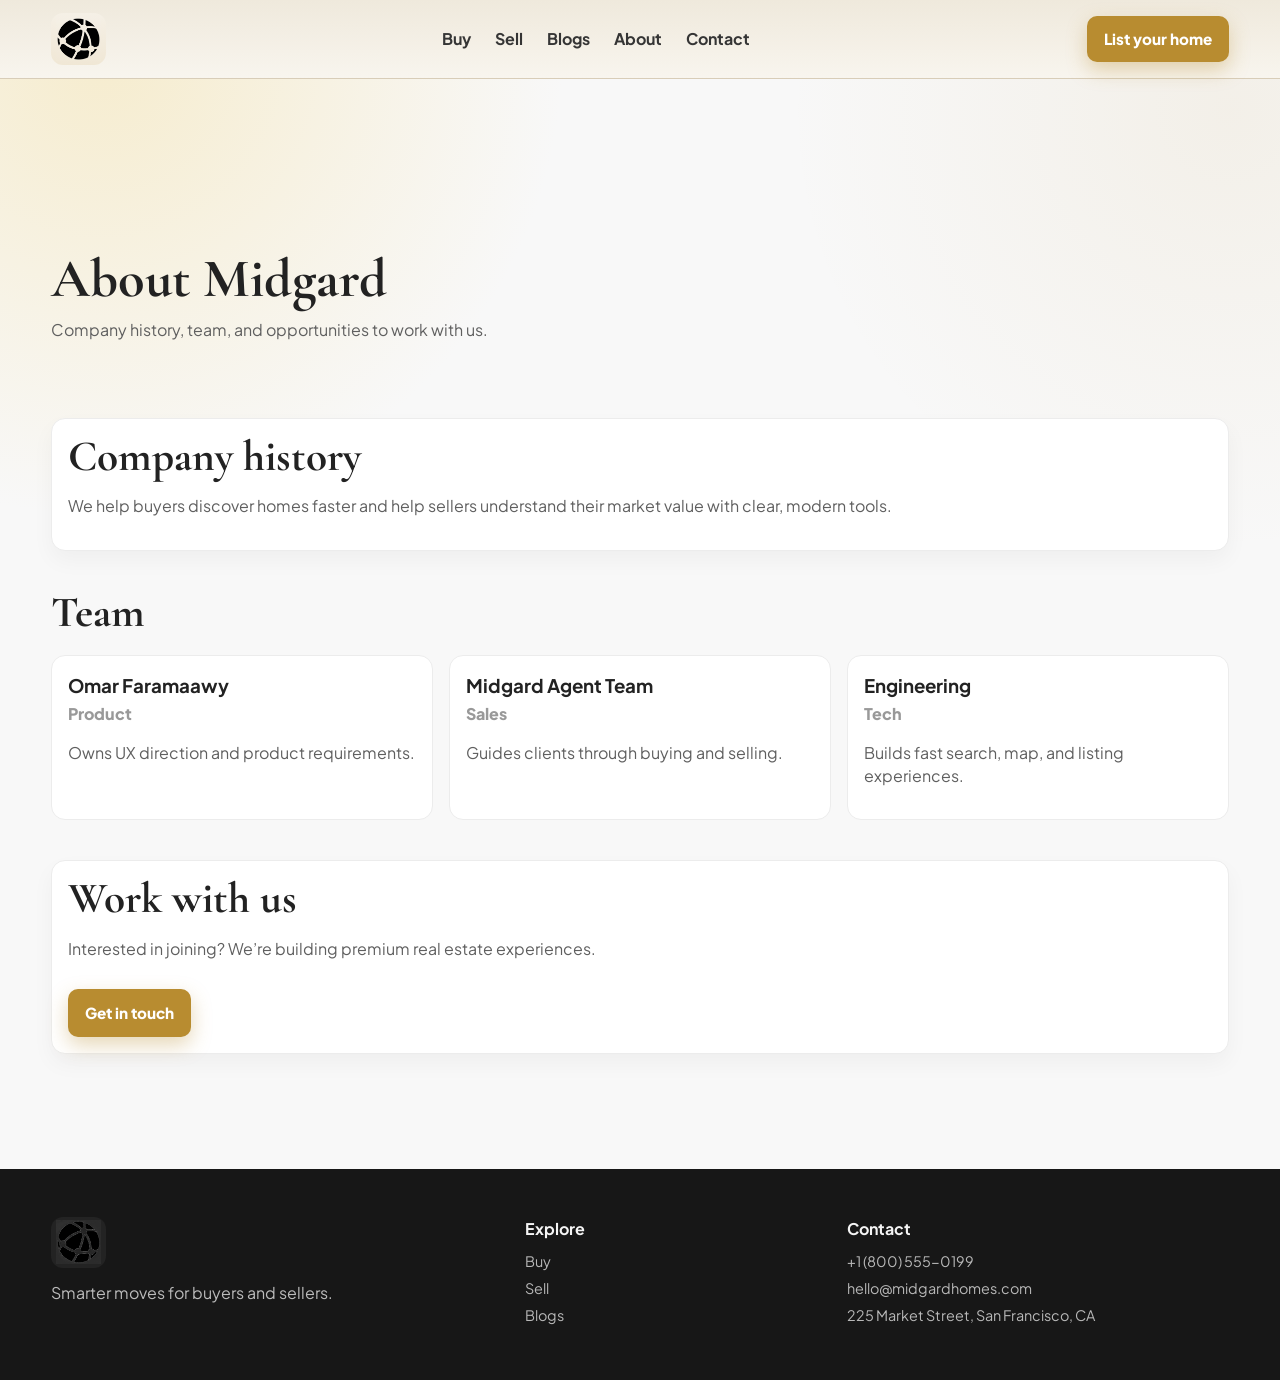
<file: about.html>
﻿<!DOCTYPE html>
<html lang="en">
<head>
  <meta charset="UTF-8" />
  <meta name="viewport" content="width=device-width, initial-scale=1.0" />
  <title>About • Midgard</title>
  <link rel="preconnect" href="https://fonts.googleapis.com" />
  <link rel="preconnect" href="https://fonts.gstatic.com" crossorigin />
  <link href="https://fonts.googleapis.com/css2?family=Plus+Jakarta+Sans:wght@400;500;600;700;800&family=Cormorant+Garamond:wght@600;700&display=swap" rel="stylesheet" />
  <link rel="stylesheet" href="style.css" />
</head>

<body data-page="about">
  <header class="site-header">
    <div class="container nav-wrap">
      <a href="index.html" class="logo" aria-label="Midgard Home">
        <img class="logo-img" src="New folder/logo-icon-transparent.png" alt="Midgard logo" />
        <span class="logo-text">Midgard</span>
      </a>

      <button class="menu-toggle" type="button" aria-expanded="false" aria-controls="primary-nav" aria-label="Open menu">
        <span></span><span></span><span></span>
      </button>

      <nav id="primary-nav" class="nav-links" aria-label="Primary">
        <a href="search.html">Buy</a>
        <a href="sell.html">Sell</a>
        <a href="blogs.html">Blogs</a>
        <a href="about.html">About</a>
        <a href="#contact">Contact</a>
      </nav>

      <a class="btn btn-primary nav-cta" href="sell.html">List your home</a>
    </div>
  </header>

  <main class="section">
    <div class="container">
      <div class="page-hero">
        <h1 class="page-title">About Midgard</h1>
        <p class="page-subtitle">Company history, team, and opportunities to work with us.</p>
      </div>

      <section class="surface" style="padding:1rem; border-radius: var(--radius);">
        <h2 style="margin-bottom:0.75rem;">Company history</h2>
        <p style="color:#5f5f5f; max-width: 80ch;">
          We help buyers discover homes faster and help sellers understand their market value with clear, modern tools.
        </p>
      </section>

      <section class="section" style="padding-block:2.5rem;">
        <div class="section-head">
          <h2>Team</h2>
        </div>

        <div class="team-grid">
          <article class="team-card">
            <h3 style="margin:0;">Omar Faramaawy</h3>
            <div class="role">Product</div>
            <p style="color:#5f5f5f;">Owns UX direction and product requirements.</p>
          </article>
          <article class="team-card">
            <h3 style="margin:0;">Midgard Agent Team</h3>
            <div class="role">Sales</div>
            <p style="color:#5f5f5f;">Guides clients through buying and selling.</p>
          </article>
          <article class="team-card">
            <h3 style="margin:0;">Engineering</h3>
            <div class="role">Tech</div>
            <p style="color:#5f5f5f;">Builds fast search, map, and listing experiences.</p>
          </article>
        </div>
      </section>

      <section class="surface" style="padding:1rem; border-radius: var(--radius);">
        <h2 style="margin-bottom:0.75rem;">Work with us</h2>
        <p style="color:#5f5f5f; max-width: 80ch;">
          Interested in joining? We’re building premium real estate experiences.
        </p>
        <a class="btn btn-primary" href="#contact" style="padding:0.75rem 1rem; margin-top:0.8rem;">Get in touch</a>
      </section>
    </div>
  </main>

  <footer id="contact" class="site-footer">
    <div class="container footer-grid">
      <div>
        <a href="index.html" class="logo footer-logo">
          <img class="logo-img" src="New folder/logo-icon-transparent.png" alt="Midgard logo" />
          <span class="logo-text">Midgard</span>
        </a>
        <p class="footer-copy">Smarter moves for buyers and sellers.</p>
      </div>
      <div class="footer-links">
        <h4>Explore</h4>
        <a href="search.html">Buy</a>
        <a href="sell.html">Sell</a>
        <a href="blogs.html">Blogs</a>
      </div>
      <div class="footer-links">
        <h4>Contact</h4>
        <p>+1 (800) 555-0199</p>
        <p>hello@midgardhomes.com</p>
        <p>225 Market Street, San Francisco, CA</p>
      </div>
    </div>
  </footer>

  <script src="app.js"></script>
</body>
</html>
</file>
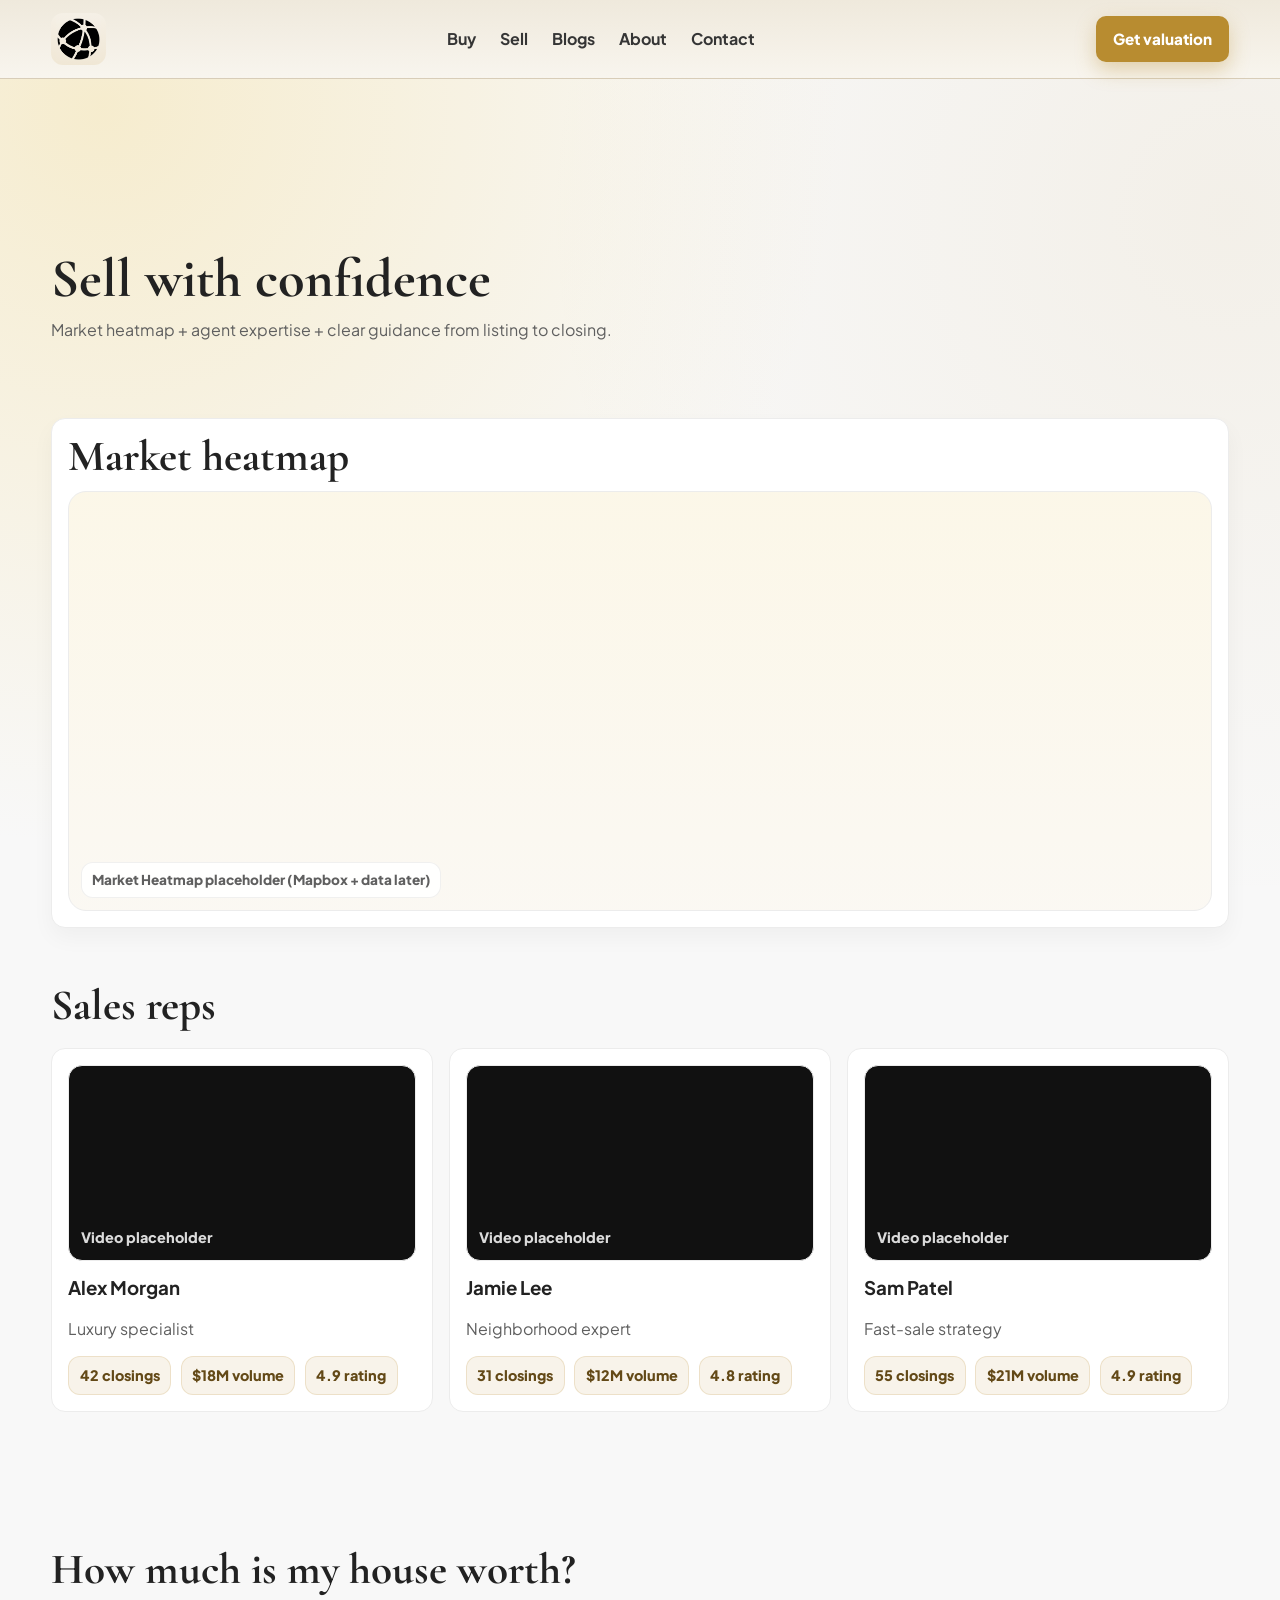
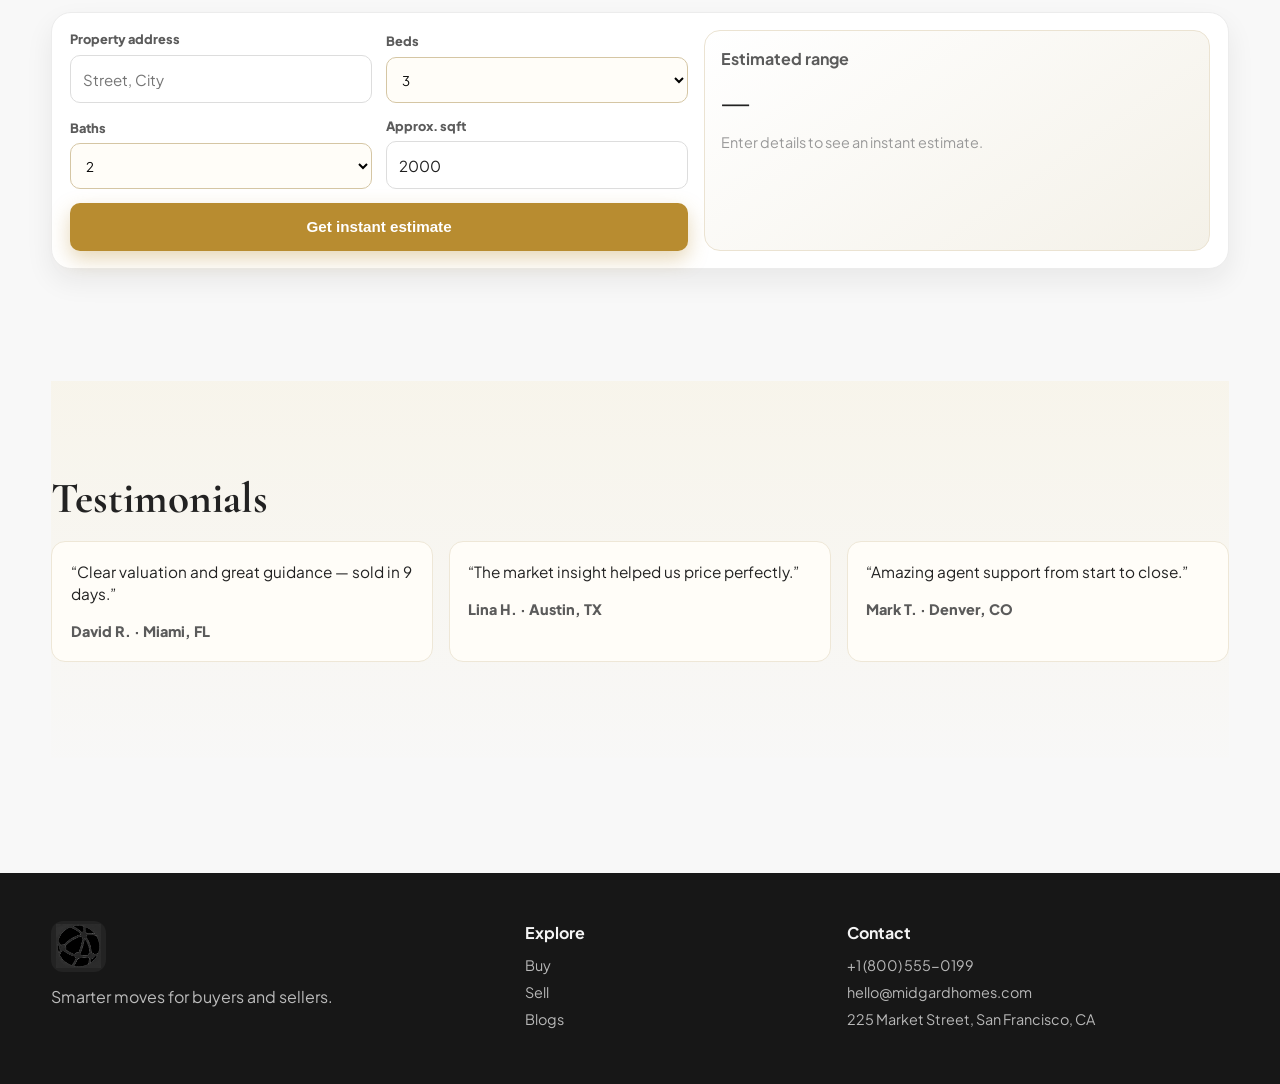
<file: sell.html>
﻿<!DOCTYPE html>
<html lang="en">
<head>
  <meta charset="UTF-8" />
  <meta name="viewport" content="width=device-width, initial-scale=1.0" />
  <title>Sell • Midgard</title>
  <link rel="preconnect" href="https://fonts.googleapis.com" />
  <link rel="preconnect" href="https://fonts.gstatic.com" crossorigin />
  <link href="https://fonts.googleapis.com/css2?family=Plus+Jakarta+Sans:wght@400;500;600;700;800&family=Cormorant+Garamond:wght@600;700&display=swap" rel="stylesheet" />
  <link href="https://api.mapbox.com/mapbox-gl-js/v3.9.0/mapbox-gl.css" rel="stylesheet" />
  <link rel="stylesheet" href="style.css" />
</head>

<body data-page="sell" data-mapbox-token="YOUR_TOKEN">
  <header class="site-header">
    <div class="container nav-wrap">
      <a href="index.html" class="logo" aria-label="Midgard Home">
        <img class="logo-img" src="New folder/logo-icon-transparent.png" alt="Midgard logo" />
        <span class="logo-text">Midgard</span>
      </a>

      <button class="menu-toggle" type="button" aria-expanded="false" aria-controls="primary-nav" aria-label="Open menu">
        <span></span><span></span><span></span>
      </button>

      <nav id="primary-nav" class="nav-links" aria-label="Primary">
        <a href="search.html">Buy</a>
        <a href="sell.html">Sell</a>
        <a href="blogs.html">Blogs</a>
        <a href="about.html">About</a>
        <a href="#contact">Contact</a>
      </nav>

      <a class="btn btn-primary nav-cta" href="#valuation">Get valuation</a>
    </div>
  </header>

  <main class="section">
    <div class="container">
      <div class="page-hero">
        <h1 class="page-title">Sell with confidence</h1>
        <p class="page-subtitle">Market heatmap + agent expertise + clear guidance from listing to closing.</p>
      </div>

      <section class="surface" style="padding:1rem; border-radius: var(--radius); margin-bottom:1rem;">
        <div class="section-head" style="margin-bottom:0.8rem;">
          <h2>Market heatmap</h2>
        </div>
        <div id="sell-heatmap" class="heatmap-shell" aria-label="Market heatmap placeholder"></div>
      </section>

      <section class="section" style="padding-block:2.5rem;">
        <div class="section-head">
          <h2>Sales reps</h2>
        </div>

        <div class="reps-grid">
          <article class="rep-card">
            <div class="video-box" aria-hidden="true"></div>
            <h3 style="margin:0;">Alex Morgan</h3>
            <p style="color:#5f5f5f;">Luxury specialist</p>
            <div class="stats">
              <span class="stat">42 closings</span>
              <span class="stat">$18M volume</span>
              <span class="stat">4.9 rating</span>
            </div>
          </article>

          <article class="rep-card">
            <div class="video-box" aria-hidden="true"></div>
            <h3 style="margin:0;">Jamie Lee</h3>
            <p style="color:#5f5f5f;">Neighborhood expert</p>
            <div class="stats">
              <span class="stat">31 closings</span>
              <span class="stat">$12M volume</span>
              <span class="stat">4.8 rating</span>
            </div>
          </article>

          <article class="rep-card">
            <div class="video-box" aria-hidden="true"></div>
            <h3 style="margin:0;">Sam Patel</h3>
            <p style="color:#5f5f5f;">Fast-sale strategy</p>
            <div class="stats">
              <span class="stat">55 closings</span>
              <span class="stat">$21M volume</span>
              <span class="stat">4.9 rating</span>
            </div>
          </article>
        </div>
      </section>

      <section id="valuation" class="section" aria-labelledby="valuation-title">
        <div class="section-head">
          <h2 id="valuation-title">How much is my house worth?</h2>
        </div>

        <div class="valuation-card">
          <form id="valuation-form" class="valuation-form">
            <div class="field">
              <label for="val-address">Property address</label>
              <input id="val-address" type="text" placeholder="Street, City" required />
            </div>

            <div class="field">
              <label for="val-beds">Beds</label>
              <select id="val-beds">
                <option>1</option><option>2</option><option selected>3</option><option>4</option><option>5+</option>
              </select>
            </div>

            <div class="field">
              <label for="val-baths">Baths</label>
              <select id="val-baths">
                <option>1</option><option selected>2</option><option>3</option><option>4+</option>
              </select>
            </div>

            <div class="field">
              <label for="val-sqft">Approx. sqft</label>
              <input id="val-sqft" type="number" min="200" step="10" value="2000" />
            </div>

            <button class="btn btn-primary" type="submit">Get instant estimate</button>
          </form>

          <div class="valuation-result" aria-live="polite">
            <p class="vr-title">Estimated range</p>
            <p class="vr-value" id="val-output">—</p>
            <p class="vr-status" id="val-status">Enter details to see an instant estimate.</p>
          </div>
        </div>
      </section>

      <section class="section testimonials" style="margin-top:1rem;">
        <div class="container" style="width:100%; margin:0;">
          <div class="section-head">
            <h2>Testimonials</h2>
          </div>
          <div class="testimonial-grid">
            <article class="testimonial-card">
              <p class="quote">“Clear valuation and great guidance — sold in 9 days.”</p>
              <p class="client">David R. · Miami, FL</p>
            </article>
            <article class="testimonial-card">
              <p class="quote">“The market insight helped us price perfectly.”</p>
              <p class="client">Lina H. · Austin, TX</p>
            </article>
            <article class="testimonial-card">
              <p class="quote">“Amazing agent support from start to close.”</p>
              <p class="client">Mark T. · Denver, CO</p>
            </article>
          </div>
        </div>
      </section>
    </div>
  </main>

  <footer id="contact" class="site-footer">
    <div class="container footer-grid">
      <div>
        <a href="index.html" class="logo footer-logo">
          <img class="logo-img" src="New folder/logo-icon-transparent.png" alt="Midgard logo" />
          <span class="logo-text">Midgard</span>
        </a>
        <p class="footer-copy">Smarter moves for buyers and sellers.</p>
      </div>
      <div class="footer-links">
        <h4>Explore</h4>
        <a href="search.html">Buy</a>
        <a href="sell.html">Sell</a>
        <a href="blogs.html">Blogs</a>
      </div>
      <div class="footer-links">
        <h4>Contact</h4>
        <p>+1 (800) 555-0199</p>
        <p>hello@midgardhomes.com</p>
        <p>225 Market Street, San Francisco, CA</p>
      </div>
    </div>
  </footer>

  <script src="https://api.mapbox.com/mapbox-gl-js/v3.9.0/mapbox-gl.js"></script>
  <script src="app.js"></script>
</body>
</html>
</file>
<file: style.css>
:root {
  --bg: #f8f8f8;
  --text: #222222;
  --muted: #999999;
  --accent: #b88c30;
  --soft: #f5e6b8;
  --nav-bg-start: #efe9dc;
  --nav-bg-end: #f8f5ee;
  --nav-line: #d8cdb8;

  --card: #ffffff;
  --line: #e8e8e8;
  --shadow: 0 12px 28px rgba(34, 34, 34, 0.07);
  --radius: 14px;
}

* { box-sizing: border-box; }

html { scroll-behavior: smooth; }

body {
  margin: 0;
  font-family: "Plus Jakarta Sans", sans-serif;
  color: var(--text);
  background:
    radial-gradient(circle at 8% 4%, rgba(245, 230, 184, 0.65), transparent 26%),
    radial-gradient(circle at 96% 8%, rgba(184, 140, 48, 0.08), transparent 25%),
    var(--bg);
  line-height: 1.45;
}

img { display: block; max-width: 100%; }

a { color: inherit; text-decoration: none; }

.container {
  width: min(92%, 1240px);
  margin-inline: auto;
}

.section {
  padding-block: clamp(4.5rem, 8vw, 6rem);
}

h2 {
  margin: 0;
  font-family: "Cormorant Garamond", serif;
  font-size: clamp(2rem, 4.5vw, 2.7rem);
  line-height: 1;
}

/* pills */
.pill {
  display: inline-flex;
  align-items: center;
  padding: 0.35rem 0.8rem;
  border-radius: 999px;
  background: rgba(245, 230, 184, 0.85);
  color: #654b18;
  font-size: 0.8rem;
  font-weight: 800;
  text-transform: uppercase;
  letter-spacing: 0.08em;
}

/* buttons */
.btn {
  display: inline-flex;
  align-items: center;
  justify-content: center;
  border-radius: 10px;
  border: 1px solid transparent;
  font-weight: 800;
  font-size: 0.95rem;
  cursor: pointer;
  transition: transform 0.2s ease, box-shadow 0.2s ease;
}

.btn:hover { transform: translateY(-1px); }

.btn-primary {
  background: var(--accent);
  color: #ffffff;
  box-shadow: 0 8px 20px rgba(184, 140, 48, 0.35);
}

.btn-primary:hover {
  box-shadow: 0 12px 22px rgba(184, 140, 48, 0.45);
}

.btn-outline {
  border-color: var(--text);
  color: var(--text);
  background: transparent;
}

/* links */
.link-arrow {
  color: var(--accent);
  font-weight: 800;
  font-size: 0.9rem;
}

.link-arrow::after { content: " \2192"; }

/* header */
.site-header {
  position: sticky;
  top: 0;
  z-index: 20;
  background: linear-gradient(180deg, var(--nav-bg-start), var(--nav-bg-end));
  border-bottom: 1px solid var(--nav-line);
}

.nav-wrap {
  min-height: 78px;
  display: flex;
  align-items: center;
  justify-content: space-between;
  gap: 1rem;
}

.logo {
  display: inline-flex;
  align-items: center;
  gap: 0;
  font-weight: 900;
  padding: 0.22rem 0.32rem;
  border-radius: 12px;
  border: 0;
}

.logo .logo-text {
  display: none;
}

.logo-img {
  width: auto;
  height: 44px;
  border-radius: 0;
  object-fit: contain;
  display: block;
  border: 0;
}

.site-header .logo {
  background: linear-gradient(180deg, #f5f0e6, #f0e7d5);
  border-color: transparent;
}

.site-header .logo-img {
  mix-blend-mode: normal;
}

.site-footer .logo {
  background: rgba(255, 255, 255, 0.05);
  border-color: rgba(255, 255, 255, 0.2);
}

.site-footer .logo-img {
  mix-blend-mode: normal;
}

.logo-mark {
  width: 36px;
  height: 36px;
  display: inline-grid;
  place-items: center;
  border-radius: 50%;
  background: linear-gradient(155deg, #d4b063, #9d731f);
  color: #ffffff;
  font-family: "Cormorant Garamond", serif;
  font-size: 1.4rem;
}

.nav-links {
  display: inline-flex;
  align-items: center;
  gap: 1.5rem;
}

.nav-links a {
  color: #353535;
  font-weight: 700;
  position: relative;
}

.nav-links a::after {
  content: "";
  position: absolute;
  left: 0;
  bottom: -6px;
  width: 100%;
  height: 2px;
  background: var(--accent);
  transform: scaleX(0);
  transform-origin: center;
  transition: transform 0.2s ease;
}

.nav-links a:hover::after { transform: scaleX(1); }

.nav-cta { padding: 0.7rem 1rem; }

.menu-toggle {
  display: none;
  width: 42px;
  height: 42px;
  border-radius: 10px;
  border: 1px solid var(--line);
  background: #ffffff;
  cursor: pointer;
  padding: 0.45rem;
  flex-direction: column;
  justify-content: center;
  gap: 5px;
}

.menu-toggle span {
  display: block;
  width: 100%;
  height: 2px;
  background: #222;
}

/* hero */
.hero {
  position: relative;
  min-height: 78vh;
  display: flex;
  align-items: center;
  padding-block: clamp(6rem, 10vw, 8rem);
  background: url("https://images.unsplash.com/photo-1605276374104-dee2a0ed3cd6?auto=format&fit=crop&w=1800&q=80")
    center/cover no-repeat;
}

.hero-overlay {
  position: absolute;
  inset: 0;
  background:
    linear-gradient(120deg, rgba(18, 18, 18, 0.58), rgba(18, 18, 18, 0.28)),
    radial-gradient(circle at 84% 17%, rgba(245, 230, 184, 0.24), transparent 35%);
}

.hero-content {
  position: relative;
  z-index: 2;
  color: #ffffff;
}

.hero h1 {
  margin: 1rem 0 0.75rem;
  font-family: "Cormorant Garamond", serif;
  font-size: clamp(2.2rem, 5vw, 4.2rem);
  max-width: 16ch;
  line-height: 0.95;
}

.hero-sub {
  margin: 0 0 1.7rem;
  color: rgba(255, 255, 255, 0.88);
  font-size: clamp(0.98rem, 2.2vw, 1.1rem);
}

/* search */
.search-card {
  background: #ffffff;
  color: var(--text);
  border-radius: 16px;
  padding: 1rem;
  box-shadow: var(--shadow);
  max-width: 900px;
}

.search-top {
  display: flex;
  align-items: center;
  gap: 0.8rem;
  margin-bottom: 0.9rem;
}

.mode-pill {
  display: inline-flex;
  align-items: center;
  justify-content: center;
  padding: 0.35rem 0.75rem;
  font-size: 0.76rem;
  font-weight: 900;
  letter-spacing: 0.09em;
  text-transform: uppercase;
  border-radius: 999px;
  color: #634611;
  background: var(--soft);
}

.mode-note {
  color: #5b5b5b;
  font-weight: 700;
  font-size: 0.85rem;
}

.search-row {
  display: grid;
  grid-template-columns: 1fr auto;
  gap: 0.8rem;
  align-items: end;
}

.field label {
  display: block;
  margin-bottom: 0.38rem;
  color: #5b5b5b;
  font-size: 0.8rem;
  font-weight: 800;
}

.field input {
  width: 100%;
  min-height: 48px;
  border-radius: 10px;
  border: 1px solid #dddddd;
  padding: 0.75rem;
  background: #ffffff;
  color: #1f1f1f;
  font-family: inherit;
  font-size: 0.94rem;
}

.field input:focus {
  outline: 2px solid rgba(184, 140, 48, 0.35);
  border-color: var(--accent);
}

.search-btn {
  min-height: 48px;
  padding: 0.75rem 1.35rem;
}

.helper {
  margin: 0.75rem 0 0;
  color: #6a6a6a;
  font-size: 0.88rem;
}

.search-feedback {
  margin: 0.65rem 0 0.1rem;
  font-size: 0.88rem;
  color: #6f561f;
}

.suggestions {
  position: absolute;
  top: calc(100% + 0.28rem);
  left: 0;
  right: 0;
  margin: 0;
  padding: 0.32rem;
  border-radius: 10px;
  background: #ffffff;
  border: 1px solid #dedede;
  box-shadow: 0 10px 24px rgba(0, 0, 0, 0.1);
  list-style: none;
  display: none;
  z-index: 8;
}

.suggestions.show { display: block; }

.suggestions button {
  width: 100%;
  text-align: left;
  border: 0;
  padding: 0.55rem 0.6rem;
  border-radius: 8px;
  background: transparent;
  font-family: inherit;
  cursor: pointer;
}

.suggestions button:hover { background: #f6f6f6; }

/* section head */
.section-head {
  display: flex;
  justify-content: space-between;
  align-items: center;
  gap: 0.75rem;
  margin-bottom: 1.3rem;
}

/* just listed grid */
.listings-grid {
  display: grid;
  grid-template-columns: repeat(3, minmax(0, 1fr));
  gap: 1rem;
}

.listing-card {
  background: var(--card);
  border-radius: var(--radius);
  border: 1px solid #ececec;
  overflow: hidden;
  box-shadow: 0 8px 20px rgba(17, 17, 17, 0.05);
  transition: border-color 0.2s ease, box-shadow 0.2s ease, transform 0.2s ease;
}

.listing-card:hover {
  border-color: rgba(184, 140, 48, 0.55);
  box-shadow: 0 15px 26px rgba(17, 17, 17, 0.11);
  transform: translateY(-3px);
}

.listing-media { position: relative; aspect-ratio: 16/10; }

.listing-media img { width: 100%; height: 100%; object-fit: cover; }

.badge-new {
  position: absolute;
  top: 10px;
  left: 10px;
  font-size: 0.72rem;
  font-weight: 900;
  letter-spacing: 0.06em;
  text-transform: uppercase;
  color: #5b4618;
  background: var(--soft);
  padding: 0.32rem 0.58rem;
  border-radius: 999px;
}

.listing-body { padding: 0.9rem 1rem 1.1rem; }

.listing-body h3 { margin: 0; font-size: 1.18rem; }

.address { margin: 0.25rem 0 0.35rem; font-size: 0.93rem; }

.specs { margin: 0; color: var(--muted); font-size: 0.87rem; }

/* testimonials */
.testimonials {
  background: linear-gradient(180deg, rgba(245, 230, 184, 0.2), rgba(245, 230, 184, 0.02));
}

.testimonial-grid {
  display: grid;
  grid-template-columns: repeat(3, minmax(0, 1fr));
  gap: 1rem;
}

.testimonial-card {
  background: #fffdf8;
  border: 1px solid #eee7d7;
  border-radius: var(--radius);
  padding: 1.15rem;
}

.quote { margin: 0 0 1rem; font-size: 0.96rem; }

.client { margin: 0; color: #5b5b5b; font-size: 0.9rem; font-weight: 800; }

/* sell cta */
.sell-cta {
  display: grid;
  grid-template-columns: 1.15fr 0.85fr;
  gap: 1.4rem;
  padding: 1.1rem;
  border-radius: 20px;
  background:
    linear-gradient(145deg, #ffffff, #f4f1e8),
    radial-gradient(circle at 80% 5%, rgba(184, 140, 48, 0.12), transparent 38%);
  border: 1px solid #ebe3d2;
  box-shadow: var(--shadow);
}

.sell-content { padding: clamp(1rem, 2vw, 1.5rem); }

.sell-content h2 { margin-top: 0.8rem; }

.sell-content p { max-width: 55ch; }

.sell-actions { display: flex; gap: 0.8rem; margin-top: 1.2rem; }

.sell-actions .btn { padding: 0.75rem 1.1rem; }

.sell-visual {
  border-radius: 14px;
  overflow: hidden;
  min-height: 280px;
  position: relative;
}

.sell-visual::after {
  content: "";
  position: absolute;
  inset: 0;
  background: linear-gradient(180deg, rgba(34, 34, 34, 0), rgba(34, 34, 34, 0.25));
}

.sell-visual img { width: 100%; height: 100%; object-fit: cover; }

/* blogs */
.blog-grid {
  display: grid;
  grid-template-columns: repeat(3, minmax(0, 1fr));
  gap: 1rem;
}

.blog-card {
  background: #ffffff;
  border: 1px solid #ebebeb;
  border-radius: var(--radius);
  padding: 1.1rem;
  box-shadow: 0 10px 22px rgba(0, 0, 0, 0.04);
}

.blog-card h3 { margin: 0.75rem 0 0.55rem; font-size: 1.08rem; }

.blog-card p { margin: 0 0 0.9rem; color: #656565; }

.tag {
  display: inline-block;
  padding: 0.28rem 0.56rem;
  border-radius: 999px;
  font-size: 0.74rem;
  font-weight: 900;
  letter-spacing: 0.08em;
  text-transform: uppercase;
}

.tag-buy { background: rgba(184, 140, 48, 0.16); color: #634917; }

.tag-sell { background: var(--soft); color: #654b18; }

/* footer */
.site-footer {
  margin-top: 1.2rem;
  padding-block: 3rem;
  background: #171717;
  color: #f4f4f4;
}

.footer-grid {
  display: grid;
  grid-template-columns: 1.2fr 0.8fr 1fr;
  gap: 1rem;
}

.footer-logo .logo-text { display: none; }

.footer-copy { color: #bbbbbb; margin-top: 0.7rem; }

.footer-links h4 { margin: 0 0 0.7rem; font-size: 1rem; }

.footer-links a,
.footer-links p {
  display: block;
  margin: 0.38rem 0;
  color: #b8b8b8;
  font-size: 0.9rem;
}

/* responsive */
@media (max-width: 900px) {
  .menu-toggle { display: inline-flex; }

  .nav-links {
    position: absolute;
    top: calc(100% + 1px);
    left: 0;
    right: 0;
    background: linear-gradient(180deg, var(--nav-bg-start), var(--nav-bg-end));
    border-bottom: 1px solid rgba(0, 0, 0, 0.08);
    padding: 0.65rem 1rem 1rem;
    display: none;
    flex-direction: column;
    align-items: flex-start;
    gap: 0.8rem;
  }

  .nav-links.open { display: flex; }
  .nav-cta { display: none; }

  .listings-grid,
  .testimonial-grid,
  .blog-grid {
    display: flex;
    overflow-x: auto;
    gap: 0.9rem;
    padding-bottom: 0.4rem;
    scroll-snap-type: x mandatory;
  }

  .listing-card,
  .testimonial-card,
  .blog-card {
    min-width: min(86vw, 340px);
    scroll-snap-align: start;
  }

  .sell-cta { grid-template-columns: 1fr; }
}

@media (max-width: 640px) {
  .hero { min-height: 70vh; }
  .section { padding-block: 4rem; }
  .search-row { grid-template-columns: 1fr; }
  .sell-actions { flex-direction: column; }
  .sell-actions .btn { width: 100%; }
  .footer-grid { grid-template-columns: 1fr; }
}

/* =========================
   PAGES (Search / Property / About / Sell / Blogs)
   ========================= */

.page-hero {
  padding: clamp(3.5rem, 6vw, 5rem) 0;
}

.page-title {
  font-family: "Cormorant Garamond", serif;
  font-size: clamp(2.2rem, 4.8vw, 3.4rem);
  line-height: 1;
  margin: 0 0 0.75rem;
}

.page-subtitle {
  margin: 0;
  color: #5f5f5f;
  max-width: 70ch;
}

.surface {
  background: var(--card);
  border: 1px solid #ececec;
  border-radius: var(--radius);
  box-shadow: 0 10px 22px rgba(0,0,0,0.04);
}

/* ---- Search Page Layout ---- */
.results-layout {
  display: grid;
  grid-template-columns: 340px 1fr;
  gap: 1rem;
  align-items: start;
}

.filters-panel {
  position: sticky;
  top: 92px;
  padding: 1rem;
}

.filters-panel h3 {
  margin: 0 0 0.75rem;
  font-size: 1.05rem;
}

.filter-row {
  display: grid;
  gap: 0.6rem;
  margin-bottom: 0.9rem;
}

.filter-row label {
  font-weight: 800;
  font-size: 0.85rem;
  color: #4f4f4f;
}

.filter-row select,
.filter-row input {
  min-height: 46px;
  border-radius: 10px;
  border: 1px solid #dddddd;
  padding: 0.7rem;
  background: #fff;
  font-family: inherit;
}

.results-main {
  display: grid;
  grid-template-columns: 1.2fr 0.8fr;
  gap: 1rem;
}

.results-topbar {
  grid-column: 1 / -1;
  display: flex;
  align-items: center;
  justify-content: space-between;
  gap: 0.8rem;
  padding: 0.9rem 1rem;
}

.results-count {
  color: #5f5f5f;
  font-weight: 700;
}

.sort-select {
  min-height: 42px;
  border-radius: 10px;
  border: 1px solid #dddddd;
  padding: 0.55rem 0.7rem;
  background: #fff;
  font-family: inherit;
}

.cards-col {
  display: grid;
  gap: 0.9rem;
}

.result-card {
  display: grid;
  grid-template-columns: 160px 1fr;
  gap: 0.9rem;
  padding: 0.9rem;
  border-radius: var(--radius);
  border: 1px solid #ececec;
  background: #fff;
  cursor: pointer;
  transition: transform 0.18s ease, box-shadow 0.18s ease, border-color 0.18s ease;
}

.result-card:hover {
  transform: translateY(-2px);
  border-color: rgba(184, 140, 48, 0.55);
  box-shadow: 0 14px 26px rgba(17,17,17,0.09);
}

.result-card.active {
  border-color: rgba(184, 140, 48, 0.9);
  box-shadow: 0 16px 30px rgba(184, 140, 48, 0.14);
}

.result-media {
  border-radius: 12px;
  overflow: hidden;
  aspect-ratio: 16/11;
}

.result-media img {
  width: 100%;
  height: 100%;
  object-fit: cover;
}

.result-meta h4 {
  margin: 0;
  font-size: 1.08rem;
}

.result-meta .muted {
  margin: 0.25rem 0 0.35rem;
  color: var(--muted);
  font-size: 0.9rem;
}

.result-meta .specs {
  margin: 0;
  color: #5f5f5f;
  font-weight: 700;
  font-size: 0.92rem;
}

.map-col {
  position: sticky;
  top: 92px;
  padding: 0.9rem;
}

.map-shell {
  border-radius: 16px;
  overflow: hidden;
  border: 1px solid #ececec;
  background: linear-gradient(180deg, rgba(245,230,184,0.30), rgba(184,140,48,0.06));
  height: 560px;
  position: relative;
}

.map-hint {
  position: absolute;
  top: 12px;
  left: 12px;
  background: rgba(255,255,255,0.92);
  border: 1px solid rgba(0,0,0,0.06);
  padding: 0.5rem 0.7rem;
  border-radius: 12px;
  font-weight: 800;
  font-size: 0.86rem;
  color: #5f5f5f;
}

.pin {
  position: absolute;
  width: 14px;
  height: 14px;
  border-radius: 50%;
  background: var(--accent);
  box-shadow: 0 10px 18px rgba(184,140,48,0.35);
  border: 2px solid #fff;
  cursor: pointer;
  transform: translate(-50%, -50%);
}

.pin.active {
  width: 18px;
  height: 18px;
  box-shadow: 0 14px 26px rgba(184,140,48,0.55);
}

/* ---- Property Detail ---- */
.gallery {
  display: grid;
  grid-template-columns: 1.35fr 0.65fr;
  gap: 1rem;
}

.gallery-main {
  border-radius: 18px;
  overflow: hidden;
  border: 1px solid #ececec;
  background: #fff;
  min-height: 380px;
}

.gallery-main img {
  width: 100%;
  height: 100%;
  object-fit: cover;
}

.gallery-thumbs {
  display: grid;
  gap: 0.8rem;
}

.thumb {
  border-radius: 14px;
  overflow: hidden;
  border: 1px solid #ececec;
  cursor: pointer;
  background: #fff;
  aspect-ratio: 16/10;
  transition: transform 0.18s ease, border-color 0.18s ease;
}

.thumb:hover {
  transform: translateY(-2px);
  border-color: rgba(184,140,48,0.55);
}

.thumb img { width: 100%; height: 100%; object-fit: cover; }

.bento {
  margin-top: 1rem;
  display: grid;
  grid-template-columns: 1fr 1fr 0.9fr;
  gap: 1rem;
  align-items: start;
}

.bento-card {
  padding: 1rem;
  border-radius: var(--radius);
  border: 1px solid #ececec;
  background: #fff;
}

.bento-card h3 {
  margin: 0 0 0.7rem;
  font-size: 1.1rem;
}

.kv {
  display: grid;
  grid-template-columns: 1fr 1fr;
  gap: 0.7rem;
}

.kv div {
  padding: 0.7rem;
  border: 1px solid #f0f0f0;
  border-radius: 12px;
  background: #fffdf8;
}

.kv strong { display: block; font-size: 0.82rem; color: #6a6a6a; }
.kv span { display: block; font-weight: 900; margin-top: 0.2rem; }

.agent-form .row {
  display: grid;
  gap: 0.65rem;
}

.agent-form input, .agent-form textarea {
  width: 100%;
  border-radius: 10px;
  border: 1px solid #dddddd;
  padding: 0.7rem;
  font-family: inherit;
}

.agent-form textarea { min-height: 110px; resize: vertical; }

.mini-map {
  height: 220px;
  border-radius: 14px;
  overflow: hidden;
  border: 1px solid #ececec;
  background: linear-gradient(180deg, rgba(245,230,184,0.30), rgba(184,140,48,0.06));
  position: relative;
}

.mini-map::after {
  content: "Map placeholder (Mapbox later)";
  position: absolute;
  inset: auto 12px 12px 12px;
  background: rgba(255,255,255,0.92);
  border-radius: 12px;
  padding: 0.45rem 0.6rem;
  font-weight: 800;
  font-size: 0.85rem;
  color: #5f5f5f;
  border: 1px solid rgba(0,0,0,0.06);
}

/* ---- About / Team ---- */
.team-grid {
  display: grid;
  grid-template-columns: repeat(3, minmax(0, 1fr));
  gap: 1rem;
}

.team-card {
  padding: 1rem;
  border-radius: var(--radius);
  border: 1px solid #ececec;
  background: #fff;
}

.team-card .role { color: var(--muted); font-weight: 800; margin-top: 0.2rem; }

/* ---- Sell Page ---- */
.heatmap-shell {
  height: 420px;
  border-radius: 18px;
  overflow: hidden;
  border: 1px solid #ececec;
  background: linear-gradient(180deg, rgba(245,230,184,0.32), rgba(184,140,48,0.06));
  position: relative;
}

.heatmap-shell::after {
  content: "Market Heatmap placeholder (Mapbox + data later)";
  position: absolute;
  left: 12px; bottom: 12px;
  background: rgba(255,255,255,0.92);
  border-radius: 12px;
  padding: 0.45rem 0.6rem;
  font-weight: 900;
  font-size: 0.85rem;
  color: #5f5f5f;
  border: 1px solid rgba(0,0,0,0.06);
}

.reps-grid {
  display: grid;
  grid-template-columns: repeat(3, minmax(0, 1fr));
  gap: 1rem;
}

.rep-card {
  padding: 1rem;
  border-radius: var(--radius);
  border: 1px solid #ececec;
  background: #fff;
}

.video-box {
  border-radius: 14px;
  border: 1px solid #ececec;
  background: #111;
  aspect-ratio: 16/9;
  margin-bottom: 0.8rem;
  position: relative;
  overflow: hidden;
}

.video-box::after {
  content: "Video placeholder";
  position: absolute;
  left: 12px; bottom: 12px;
  color: #fff;
  font-weight: 900;
  font-size: 0.9rem;
  opacity: 0.85;
}

.stats {
  display: flex;
  gap: 0.6rem;
  flex-wrap: wrap;
}

.stat {
  padding: 0.5rem 0.65rem;
  border-radius: 12px;
  background: rgba(184,140,48,0.10);
  border: 1px solid rgba(184,140,48,0.18);
  font-weight: 900;
  color: #634917;
  font-size: 0.9rem;
}

/* ---- Blogs Page ---- */
.blog-list {
  display: grid;
  gap: 1rem;
}

.blog-item {
  display: grid;
  grid-template-columns: 240px 1fr;
  gap: 1rem;
  padding: 1rem;
  border-radius: var(--radius);
  border: 1px solid #ececec;
  background: #fff;
}

.blog-cover {
  border-radius: 14px;
  overflow: hidden;
  aspect-ratio: 16/11;
  border: 1px solid #ececec;
}

.blog-cover img { width: 100%; height: 100%; object-fit: cover; }

/* Responsive */
@media (max-width: 1100px) {
  .results-main { grid-template-columns: 1fr; }
  .map-col { position: relative; top: 0; }
  .map-shell { height: 420px; }
  .bento { grid-template-columns: 1fr; }
  .gallery { grid-template-columns: 1fr; }
}

@media (max-width: 900px) {
  .results-layout { grid-template-columns: 1fr; }
  .filters-panel { position: relative; top: 0; }
  .team-grid, .reps-grid { grid-template-columns: 1fr; }
  .blog-item { grid-template-columns: 1fr; }
}

.mortgage-card{
  position: relative;
  overflow: hidden;
  background:
    radial-gradient(circle at 94% 8%, rgba(184,140,48,0.14), transparent 38%),
    linear-gradient(145deg, #fffefb, #f4efe4);
  border: 1px solid #e7dcc4;
  border-radius: 20px;
  box-shadow: 0 14px 34px rgba(79, 58, 18, 0.11);
  padding: 1.25rem;
}

.mortgage-card::before{
  content: "";
  position: absolute;
  top: 0;
  left: 0;
  right: 0;
  height: 4px;
  background: linear-gradient(90deg, #8f6923, #d0a34a 55%, #8f6923);
}

.mortgage-grid{
  display: grid;
  grid-template-columns: repeat(4, minmax(0, 1fr));
  gap: 0.9rem;
}

.mortgage-grid .field label{
  color: #4b3a19;
  font-weight: 800;
  letter-spacing: 0.01em;
}

.mortgage-grid .field input{
  border: 1px solid #d5c6a4;
  background: #fffdf8;
}

.mortgage-grid .field select,
.valuation-form .field select {
  width: 100%;
  min-height: 46px;
  border-radius: 10px;
  border: 1px solid #d5c6a4;
  padding: 0.7rem;
  background: #fffdf8;
  font-family: inherit;
}

.mortgage-grid .field select:focus,
.mortgage-grid .field input:focus{
  outline: 2px solid rgba(184, 140, 48, 0.28);
  border-color: #b88c30;
}

#mc-rate{
  padding: 0;
  min-height: 40px;
  accent-color: #9b7327;
  background: transparent;
}

.mortgage-result{
  margin-top: 1rem;
  padding: 1.05rem 1.1rem 1.15rem;
  border-radius: 16px;
  background:
    linear-gradient(160deg, rgba(73, 53, 17, 0.96), rgba(43, 31, 11, 0.96)),
    radial-gradient(circle at 95% 0%, rgba(208,163,74,0.35), transparent 35%);
  border: 1px solid #8f6923;
  box-shadow: inset 0 0 0 1px rgba(255, 238, 201, 0.12);
}

.mr-label{
  margin: 0 0 .3rem;
  color: #f2ddb1;
  font-weight: 800;
  text-transform: uppercase;
  letter-spacing: 0.08em;
  font-size: 0.78rem;
}

.mr-value{
  margin: 0;
  font-size: clamp(1.8rem, 3.6vw, 2.55rem);
  line-height: 1;
  font-weight: 700;
  color: #fffaf0;
  font-family: "Cormorant Garamond", serif;
  text-shadow: 0 1px 0 rgba(0,0,0,0.22);
}

.mr-value::before{
  content: "Estimated";
  display: block;
  margin-bottom: 0.18rem;
  color: #d8bf8f;
  font-size: 0.72rem;
  letter-spacing: 0.08em;
  font-family: "Plus Jakarta Sans", sans-serif;
  font-weight: 700;
  text-transform: uppercase;
}

.mr-hint{
  margin: .45rem 0 0;
  color: #dac8a5;
  font-size: .84rem;
}

.valuation-card{
  display: grid;
  grid-template-columns: 1.1fr .9fr;
  gap: 1rem;
  background: var(--card);
  border: 1px solid #ececec;
  border-radius: 20px;
  box-shadow: var(--shadow);
  padding: 1.1rem;
}

.valuation-form{
  display: grid;
  grid-template-columns: repeat(2, minmax(0, 1fr));
  gap: .85rem;
  align-items: end;
}

.valuation-form .btn{
  grid-column: 1 / -1;
  min-height: 48px;
}

.valuation-result{
  border-radius: 16px;
  padding: 1rem;
  background: linear-gradient(145deg, #ffffff, #f4f1e8);
  border: 1px solid #ebe3d2;
}

.vr-title{
  margin: 0 0 .25rem;
  color: #5b5b5b;
  font-weight: 700;
}

.vr-value{
  margin: 0;
  font-size: clamp(1.6rem, 3vw, 2.2rem);
  font-weight: 800;
  font-family: "Cormorant Garamond", serif;
}

.vr-status{
  margin: .4rem 0 0;
  color: var(--muted);
  font-size: .9rem;
}

.map-shell.mapbox-ready .map-hint {
  display: none;
}

.heatmap-shell.mapbox-ready::after,
.mini-map.mapbox-ready::after {
  content: none;
}

@media (max-width: 900px){
  .mortgage-grid{ grid-template-columns: 1fr 1fr; }
  .valuation-card{ grid-template-columns: 1fr; }
  .valuation-form{ grid-template-columns: 1fr; }
}
@media (max-width: 640px){
  .mortgage-grid{ grid-template-columns: 1fr; }
}
</file>
